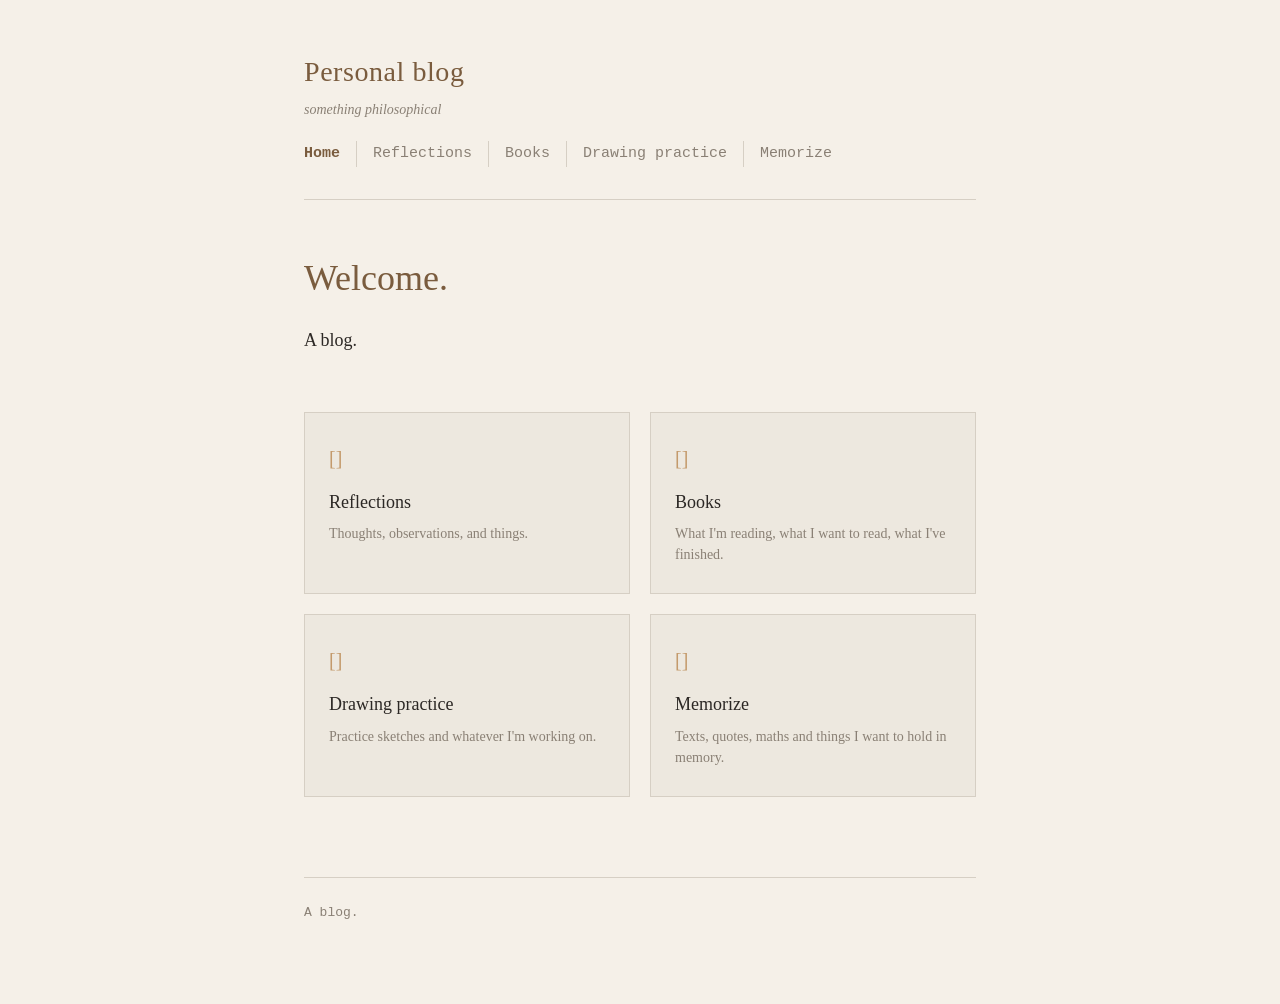
<file: index.html>
<!DOCTYPE html>
<html lang="en">
<head>
  <meta charset="UTF-8">
  <meta name="viewport" content="width=device-width, initial-scale=1.0">
  <title>My Corner — Home</title>
  <link rel="stylesheet" href="style.css">
</head>
<body>

  <header>
    <div class="site-title">
      <h1>Personal blog</h1>
      <p class="tagline">something philosophical</p>
    </div>
    <nav>
      <a href="index.html" class="active">Home</a>
      <a href="reflections.html">Reflections</a>
      <a href="books.html">Books</a>
      <a href="drawings.html">Drawing practice</a>
      <a href="memorize.html">Memorize</a>
    </nav>
  </header>

  <main>
    <section class="hero">
      <h2>Welcome.</h2>
      <p>
        A blog.
      </p>
    </section>

    <section class="cards">

      <a href="reflections.html" class="card">
        <span class="card-icon">[]</span>
        <h3>Reflections</h3>
        <p>Thoughts, observations, and things.</p>
      </a>

      <a href="books.html" class="card">
        <span class="card-icon">[]</span>
        <h3>Books</h3>
        <p>What I'm reading, what I want to read, what I've finished.</p>
      </a>

      <a href="drawings.html" class="card">
        <span class="card-icon">[]</span>
        <h3>Drawing practice</h3>
        <p>Practice sketches and whatever I'm working on.</p>
      </a>

      <a href="memorize.html" class="card">
        <span class="card-icon">[]</span>
        <h3>Memorize</h3>
        <p>Texts, quotes, maths and things I want to hold in memory.</p>
      </a>

    </section>
  </main>

  <footer>
    <p>A blog.</p>
  </footer>

</body>
</html>
</file>
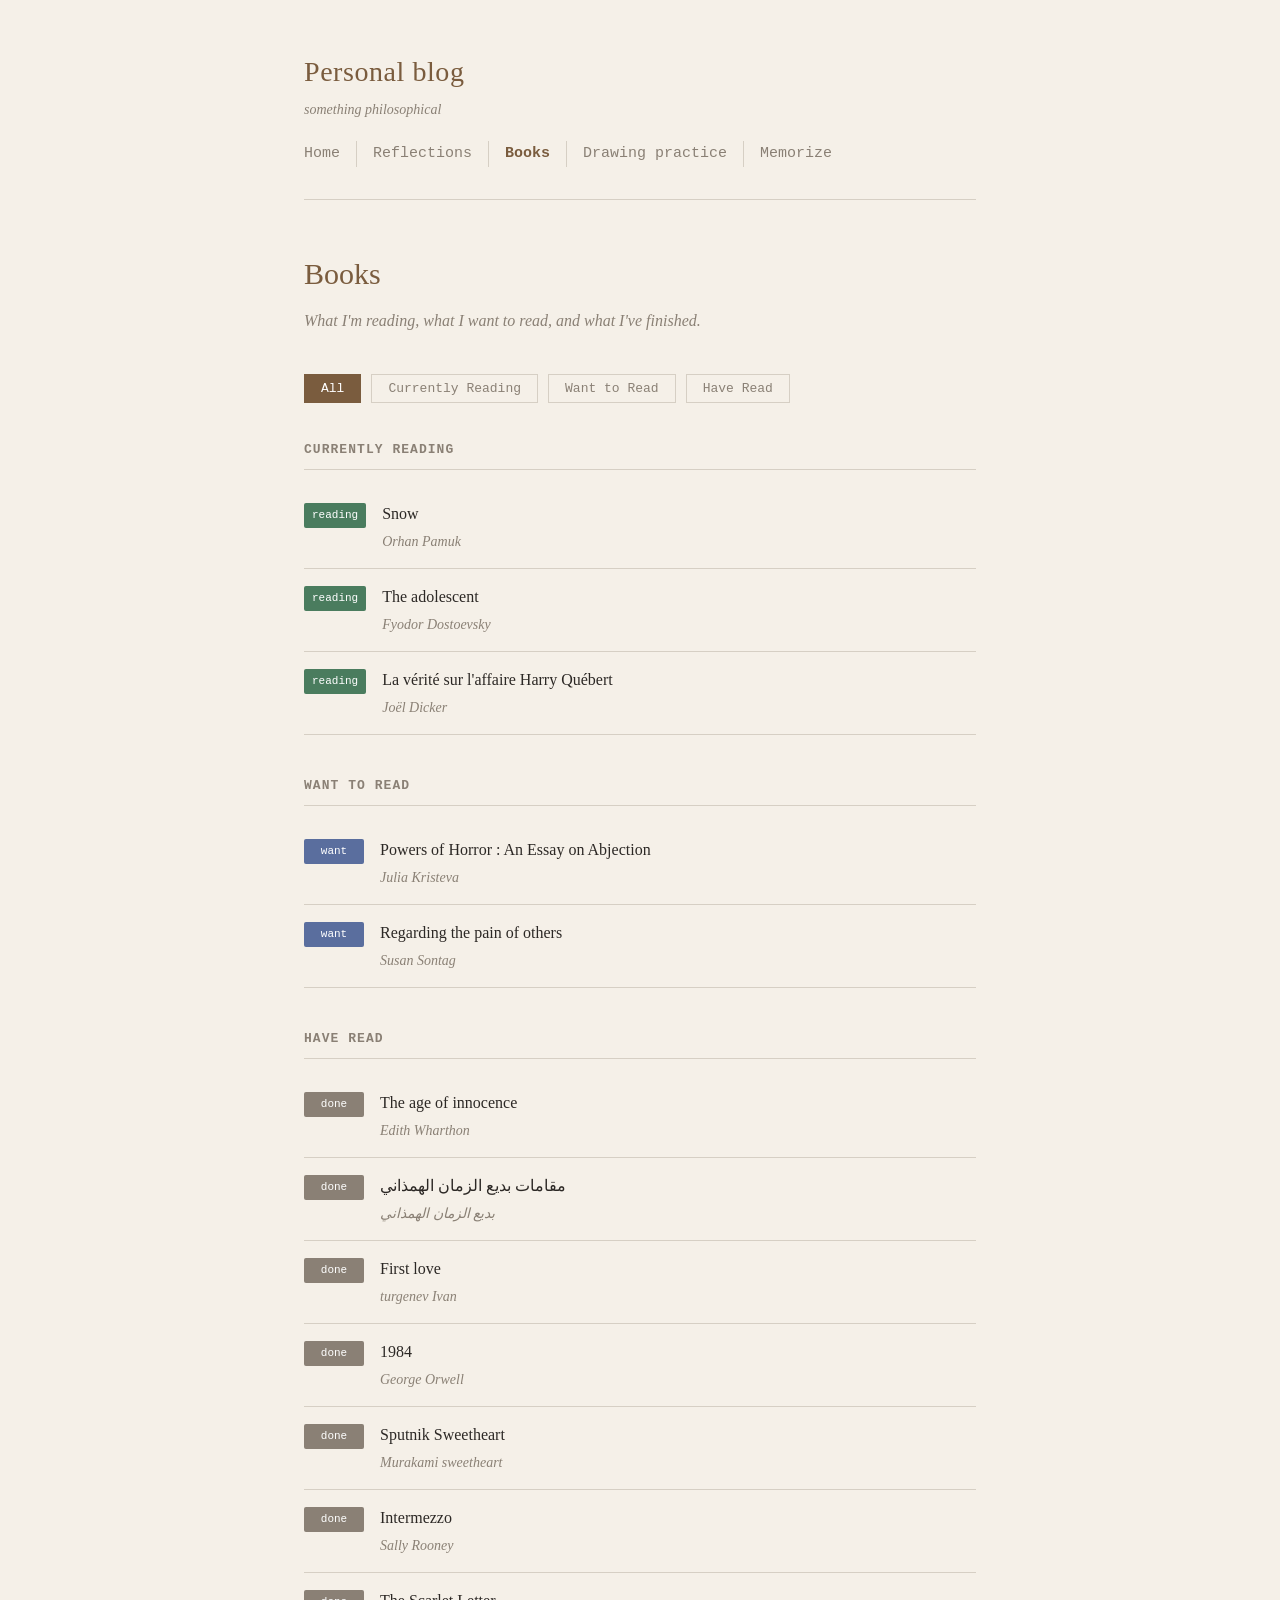
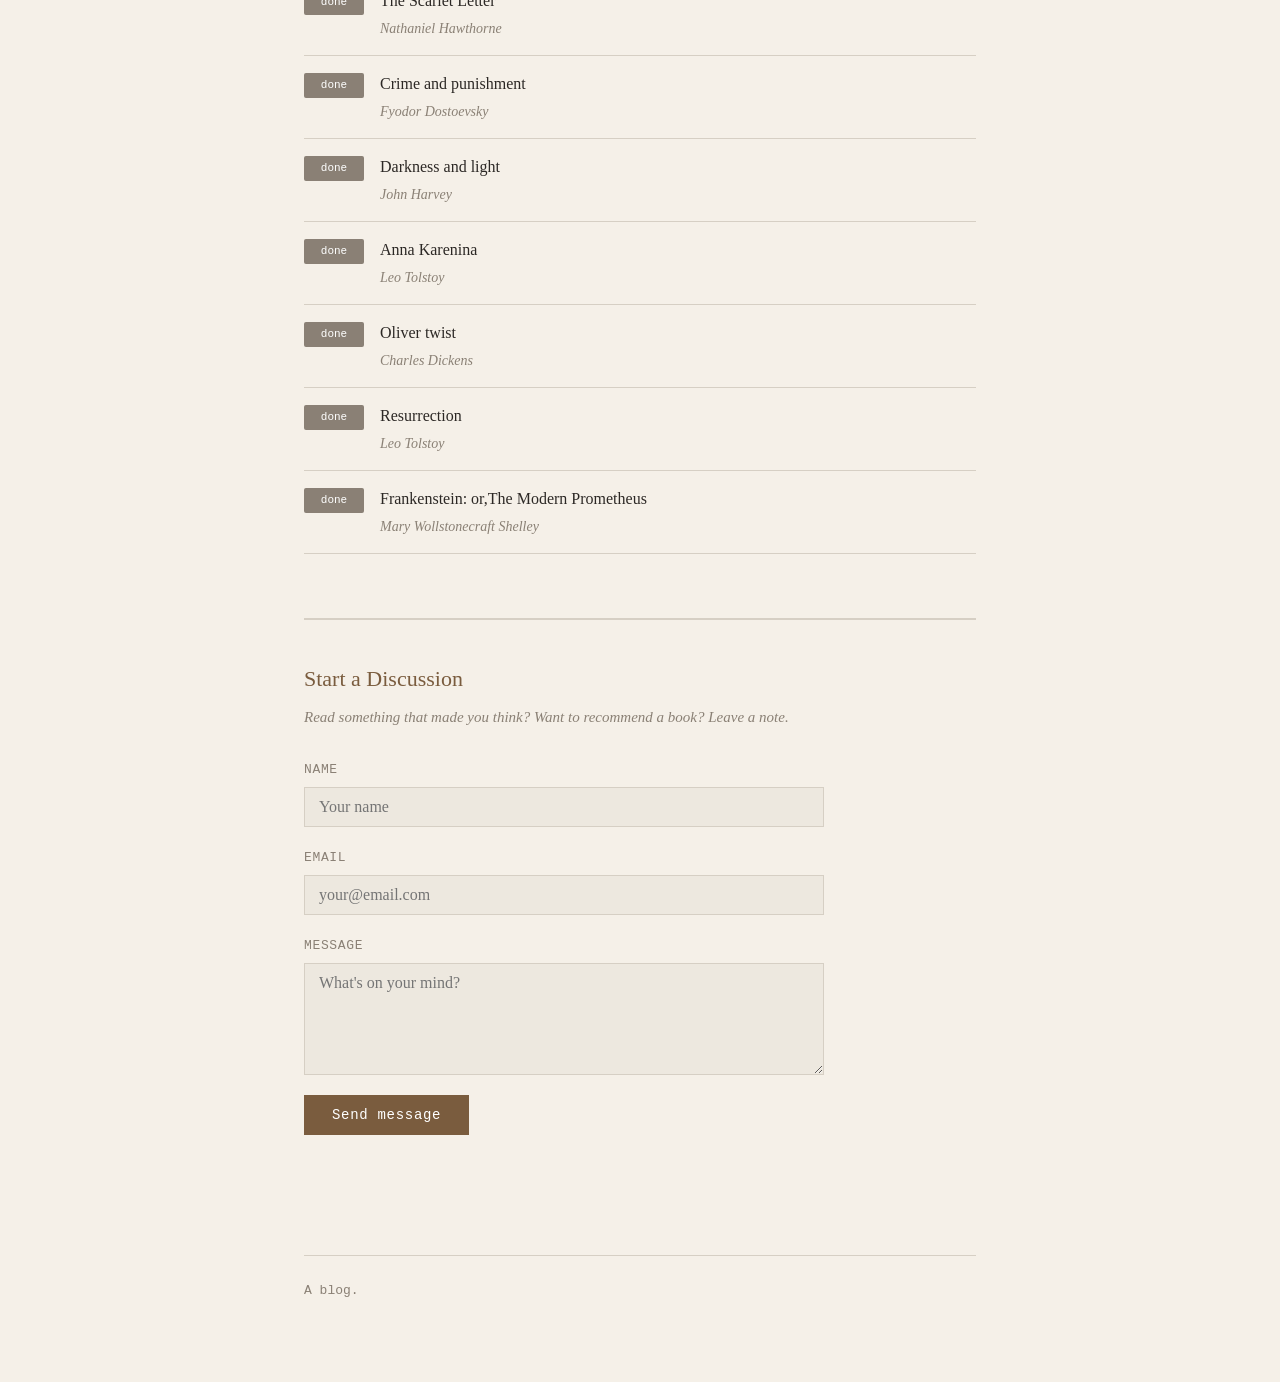
<file: books.html>
<!DOCTYPE html>
<html lang="en">
<head>
  <meta charset="UTF-8">
  <meta name="viewport" content="width=device-width, initial-scale=1.0">
  <title>My Corner — Books</title>
  <link rel="stylesheet" href="style.css">
</head>
<body>

  <header>
    <div class="site-title">
      <h1>Personal blog</h1>
      <p class="tagline">something philosophical </p>
    </div>
    <nav>
      <a href="index.html">Home</a>
      <a href="reflections.html">Reflections</a>
      <a href="books.html" class="active">Books</a>
      <a href="drawings.html">Drawing practice</a>
      <a href="memorize.html">Memorize</a>
    </nav>
  </header>

  <main>
    <div class="page-heading">
      <h2>Books</h2>
      <p>What I'm reading, what I want to read, and what I've finished.</p>
    </div>

       <div class="filter-bar">
      <button class="filter-btn active" data-filter="all">All</button>
      <button class="filter-btn" data-filter="reading">Currently Reading</button>
      <button class="filter-btn" data-filter="want">Want to Read</button>
      <button class="filter-btn" data-filter="done">Have Read</button>
    </div>

       <section class="shelf" data-shelf="reading">
      <h3 class="shelf-label">Currently Reading</h3>

      <div class="book-item" data-status="reading">
        <span class="book-status reading">reading</span>
        <div class="book-info">
          <strong>Snow </strong>
          <span class="book-author">Orhan Pamuk</span>
        </div>
      </div>

      <div class="book-item" data-status="reading">
        <span class="book-status reading">reading</span>
        <div class="book-info">
          <strong>The adolescent</strong>
          <span class="book-author">Fyodor Dostoevsky</span>
        </div>
      </div>

      <div class="book-item" data-status="reading">
        <span class="book-status reading">reading</span>
        <div class="book-info">
            <strong>La vérité sur l'affaire Harry Québert</strong>
          <span class="book-author">Joël Dicker</span>
        </div>
      </div>


    </section>

    <section class="shelf" data-shelf="want">
      <h3 class="shelf-label">Want to Read</h3>

      <div class="book-item" data-status="want">
        <span class="book-status want">want</span>
        <div class="book-info">
          <strong>Powers of Horror : An Essay on Abjection</strong>
          <span class="book-author">Julia Kristeva</span>
        </div>
      </div>

      <div class="book-item" data-status="want">
        <span class="book-status want">want</span>
        <div class="book-info">
          <strong>Regarding the pain of others</strong>
          <span class="book-author">Susan Sontag</span>
        </div>
      </div>

    </section>

    <section class="shelf" data-shelf="done">
      <h3 class="shelf-label">Have Read</h3>

      <div class="book-item" data-status="done">
        <span class="book-status done">done</span>
        <div class="book-info">
          <strong>The age of innocence</strong>
          <span class="book-author">Edith Wharthon</span>
        </div>
      </div>

      <div class="book-item" data-status="done">
        <span class="book-status done">done</span>
        <div class="book-info">
          <strong>مقامات بديع الزمان الهمذاني</strong>
          <span class="book-author">بديع الزمان الهمذاني</span>
        </div>
      </div>


      <div class="book-item" data-status="done">
        <span class="book-status done">done</span>
        <div class="book-info">
          <strong>First love</strong>
          <span class="book-author">turgenev Ivan</span>
        </div>
      </div>


      <div class="book-item" data-status="done">
        <span class="book-status done">done</span>
        <div class="book-info">
          <strong>1984</strong>
          <span class="book-author">George Orwell</span>
        </div>
      </div>


      <div class="book-item" data-status="done">
        <span class="book-status done">done</span>
        <div class="book-info">
          <strong>Sputnik Sweetheart</strong>
          <span class="book-author">Murakami sweetheart</span>
        </div>
      </div>


      <div class="book-item" data-status="done">
        <span class="book-status done">done</span>
        <div class="book-info">
          <strong>Intermezzo</strong>
          <span class="book-author">Sally Rooney</span>
        </div>
      </div>


      <div class="book-item" data-status="done">
        <span class="book-status done">done</span>
        <div class="book-info">
          <strong>The Scarlet Letter</strong>
          <span class="book-author">Nathaniel Hawthorne</span>
        </div>
      </div>


      <div class="book-item" data-status="done">
        <span class="book-status done">done</span>
        <div class="book-info">
          <strong>Crime and punishment</strong>
          <span class="book-author">Fyodor Dostoevsky</span>
        </div>
      </div>


      <div class="book-item" data-status="done">
        <span class="book-status done">done</span>
        <div class="book-info">
          <strong>Darkness and light</strong>
          <span class="book-author">John Harvey</span>
        </div>
      </div>

      <div class="book-item" data-status="done">
        <span class="book-status done">done</span>
        <div class="book-info">
          <strong>Anna Karenina</strong>
          <span class="book-author">Leo Tolstoy</span>
        </div>
      </div>


      <div class="book-item" data-status="done">
        <span class="book-status done">done</span>
        <div class="book-info">
          <strong>Oliver twist</strong>
          <span class="book-author">Charles Dickens</span>
        </div>
      </div>


      <div class="book-item" data-status="done">
        <span class="book-status done">done</span>
        <div class="book-info">
          <strong>Resurrection</strong>
          <span class="book-author">Leo Tolstoy</span>
        </div>
      </div>


      <div class="book-item" data-status="done">
        <span class="book-status done">done</span>
        <div class="book-info">
          <strong>Frankenstein: or,The Modern Prometheus</strong>
          <span class="book-author">Mary Wollstonecraft Shelley</span>
        </div>
      </div>

    </section>


    <section class="contact-section">
      <h3>Start a Discussion</h3>
      <p>Read something that made you think? Want to recommend a book? Leave a note.</p>

      <div class="form-wrap">

        <div class="form-group">
          <label for="name">Name</label>
          <input type="text" id="name" placeholder="Your name">
        </div>

        <div class="form-group">
          <label for="email">Email</label>
          <input type="email" id="email" placeholder="your@email.com">
        </div>

        <div class="form-group">
          <label for="message">Message</label>
          <textarea id="message" rows="5" placeholder="What's on your mind?"></textarea>
        </div>

        <button id="send-btn">Send message</button>

        <p id="form-feedback" class="form-feedback"></p>

      </div>
    </section>

  </main>

  <footer>
    <p>A blog.</p>
  </footer>

  <script src="books.js"></script>

</body>
</html>
</file>
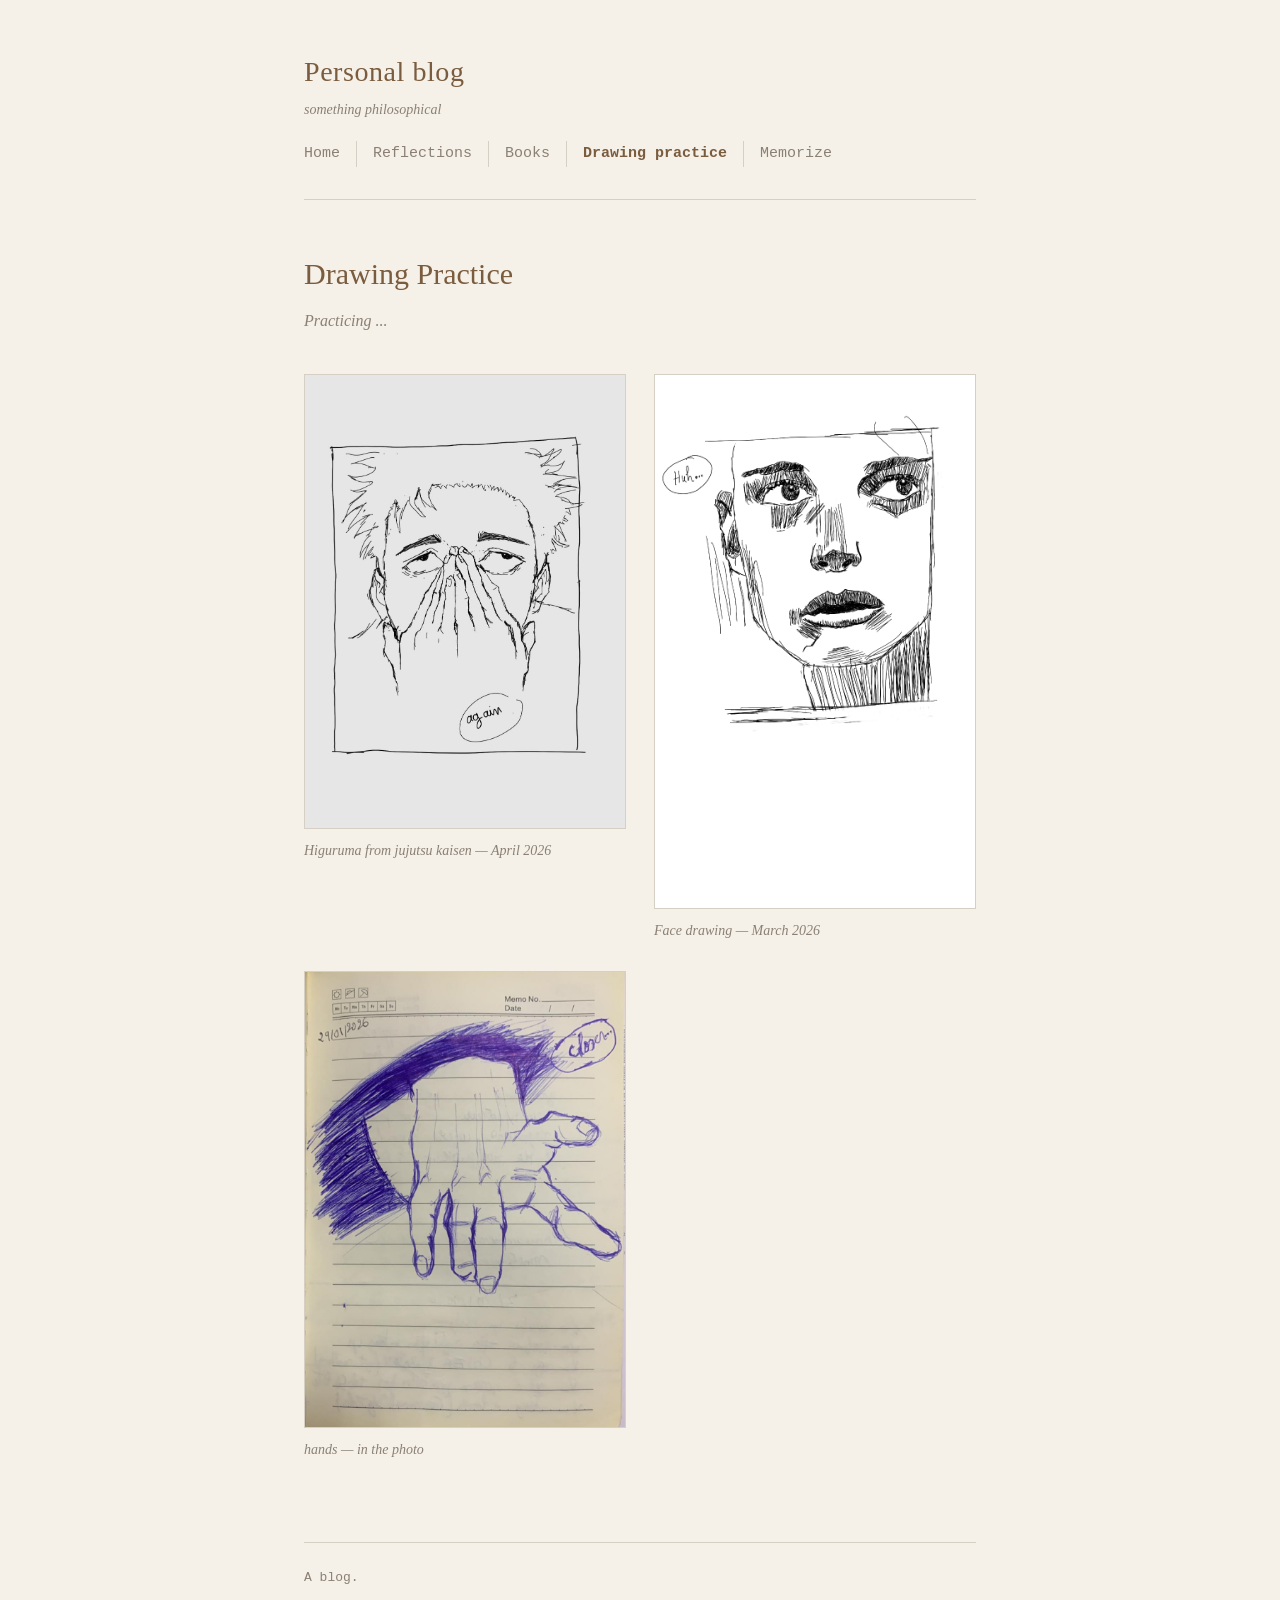
<file: drawings.html>
<!DOCTYPE html>
<html lang="en">
<head>
  <meta charset="UTF-8">
  <meta name="viewport" content="width=device-width, initial-scale=1.0">
  <title>My Corner — Drawings</title>
  <link rel="stylesheet" href="style.css">
</head>
<body>

  <header>
    <div class="site-title">
      <h1>Personal blog</h1>
      <p class="tagline">something philosophical </p>
    </div>
    <nav>
      <a href="index.html">Home</a>
      <a href="reflections.html">Reflections</a>
      <a href="books.html">Books</a>
      <a href="drawings.html" class="active">Drawing practice</a>
      <a href="memorize.html">Memorize</a>
    </nav>
  </header>

  <main>
    <div class="page-heading">
      <h2>Drawing Practice</h2>
      <p>Practicing ...</p>
    </div>
    <div class="drawing-grid">

      <figure class="drawing-item">
        <img src="images/higuruma.jpeg" alt="Still life practice — April 2026">
        <figcaption>Higuruma from jujutsu kaisen &mdash; April 2026</figcaption>
      </figure>

      <figure class="drawing-item">
        <img src="images/pract.jpeg" alt="Still life practice — April 2026">
        <figcaption>Face drawing &mdash; March 2026</figcaption>
      </figure>

      <figure class="drawing-item">
        <img src="images/ahand.jpeg" alt="Still life practice — April 2026">
        <figcaption>hands &mdash; in the photo</figcaption>
      </figure>

    </div>


  </main>

  <footer>
    <p>A blog.</p>
  </footer>

</body>
</html>
</file>
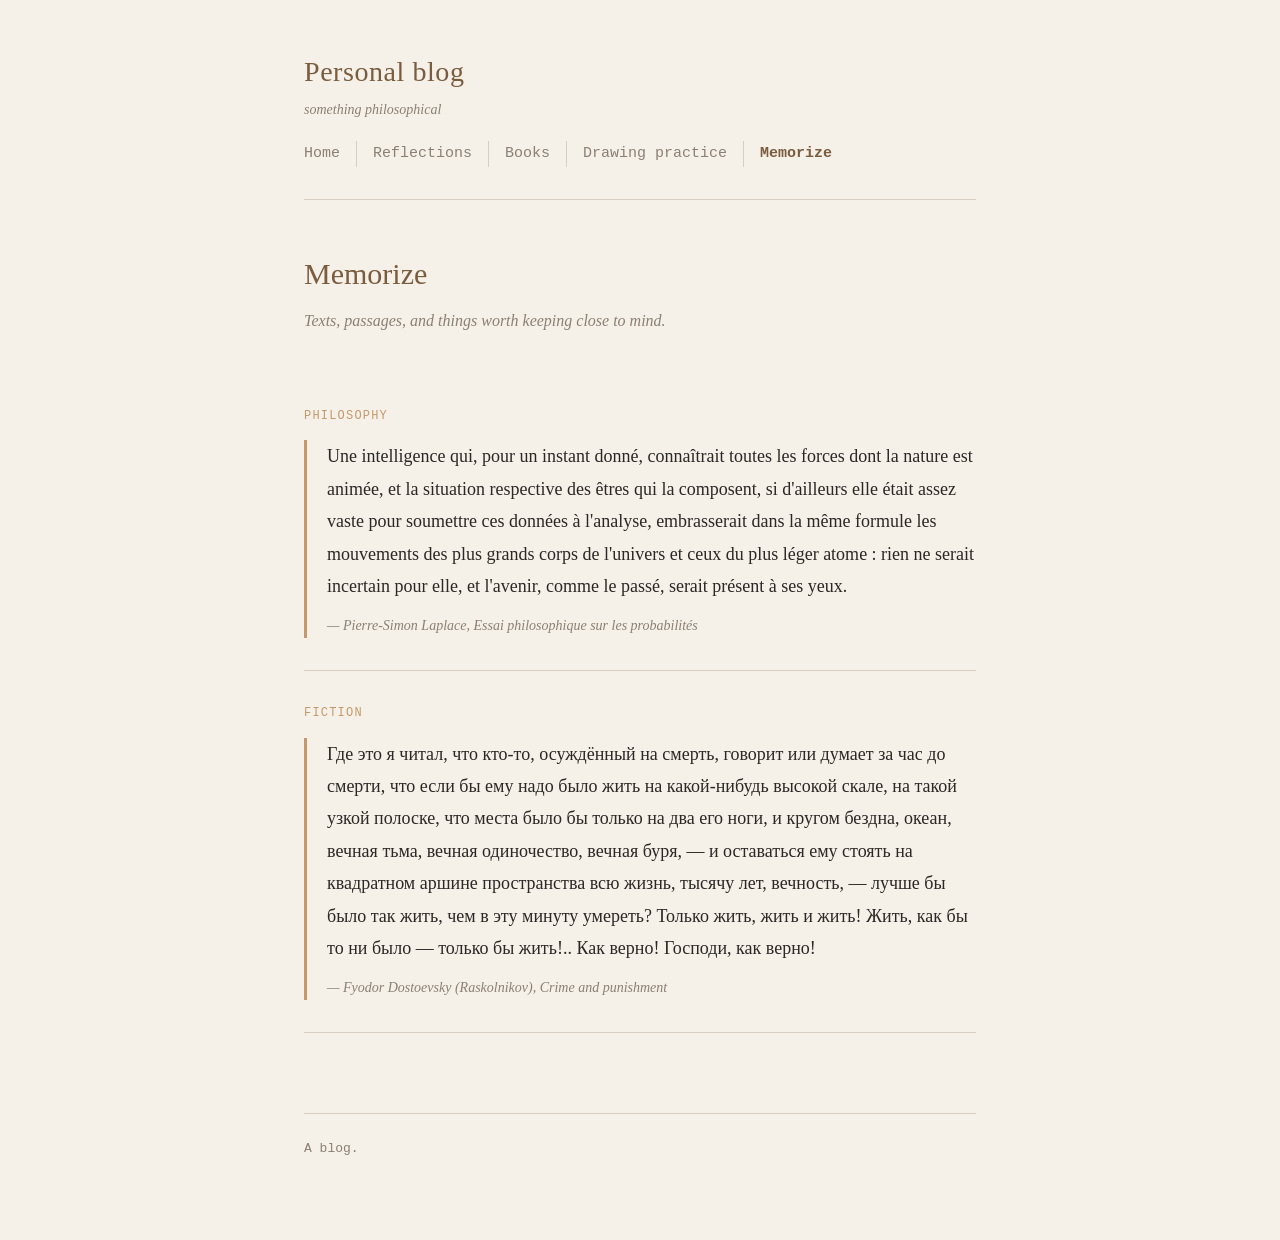
<file: memorize.html>
<!DOCTYPE html>
<html lang="en">
<head>
  <meta charset="UTF-8">
  <meta name="viewport" content="width=device-width, initial-scale=1.0">
  <title>My Corner — Memorize</title>
  <link rel="stylesheet" href="style.css">
</head>
<body>

  <header>
    <div class="site-title">
      <h1>Personal blog</h1>
      <p class="tagline">something philosophical </p>
    </div>
    <nav>
      <a href="index.html">Home</a>
      <a href="reflections.html">Reflections</a>
      <a href="books.html">Books</a>
      <a href="drawings.html">Drawing practice</a>
      <a href="memorize.html" class="active">Memorize</a>
    </nav>
  </header>

  <main>
    <div class="page-heading">
      <h2>Memorize</h2>
      <p>Texts, passages, and things worth keeping close to mind.</p>
    </div>

    <!-- Each .memory-item is one thing to memorize.
         Duplicate the block to add more. -->

    <div class="memory-item">
      <div class="memory-label">PHILOSOPHY</div>
      <blockquote>
        <p>
          Une intelligence qui, pour un instant donné, connaîtrait toutes les forces dont la nature est animée, et la situation respective des êtres qui la composent, si d'ailleurs elle était assez vaste pour soumettre ces données à l'analyse, embrasserait dans la même formule les mouvements des plus grands corps de l'univers et ceux du plus léger atome : rien ne serait incertain pour elle, et l'avenir, comme le passé, serait présent à ses yeux. 
        </p>
        <cite>— Pierre-Simon Laplace, Essai philosophique sur les probabilités </cite>
      </blockquote>
    </div>

    <div class="memory-item">
      <div class="memory-label">Fiction</div>
      <blockquote>
        <p>
Где это я читал, что кто-то, осуждённый на смерть, говорит или думает за час до смерти, что если бы ему надо было жить на какой-нибудь высокой скале, на такой узкой полоске, что места было бы только на два его ноги, и кругом бездна, океан, вечная тьма, вечная одиночество, вечная буря, — и оставаться ему стоять на квадратном аршине пространства всю жизнь, тысячу лет, вечность, — лучше бы было так жить, чем в эту минуту умереть? Только жить, жить и жить! Жить, как бы то ни было — только бы жить!.. Как верно! Господи, как верно!
        </p>
        <cite>— Fyodor Dostoevsky (Raskolnikov), Crime and punishment</cite>
      </blockquote>
    </div>

    <!-- Add more memory items here -->

  </main>

  <footer>
    <p>A blog.</p>
  </footer>

</body>
</html>
</file>
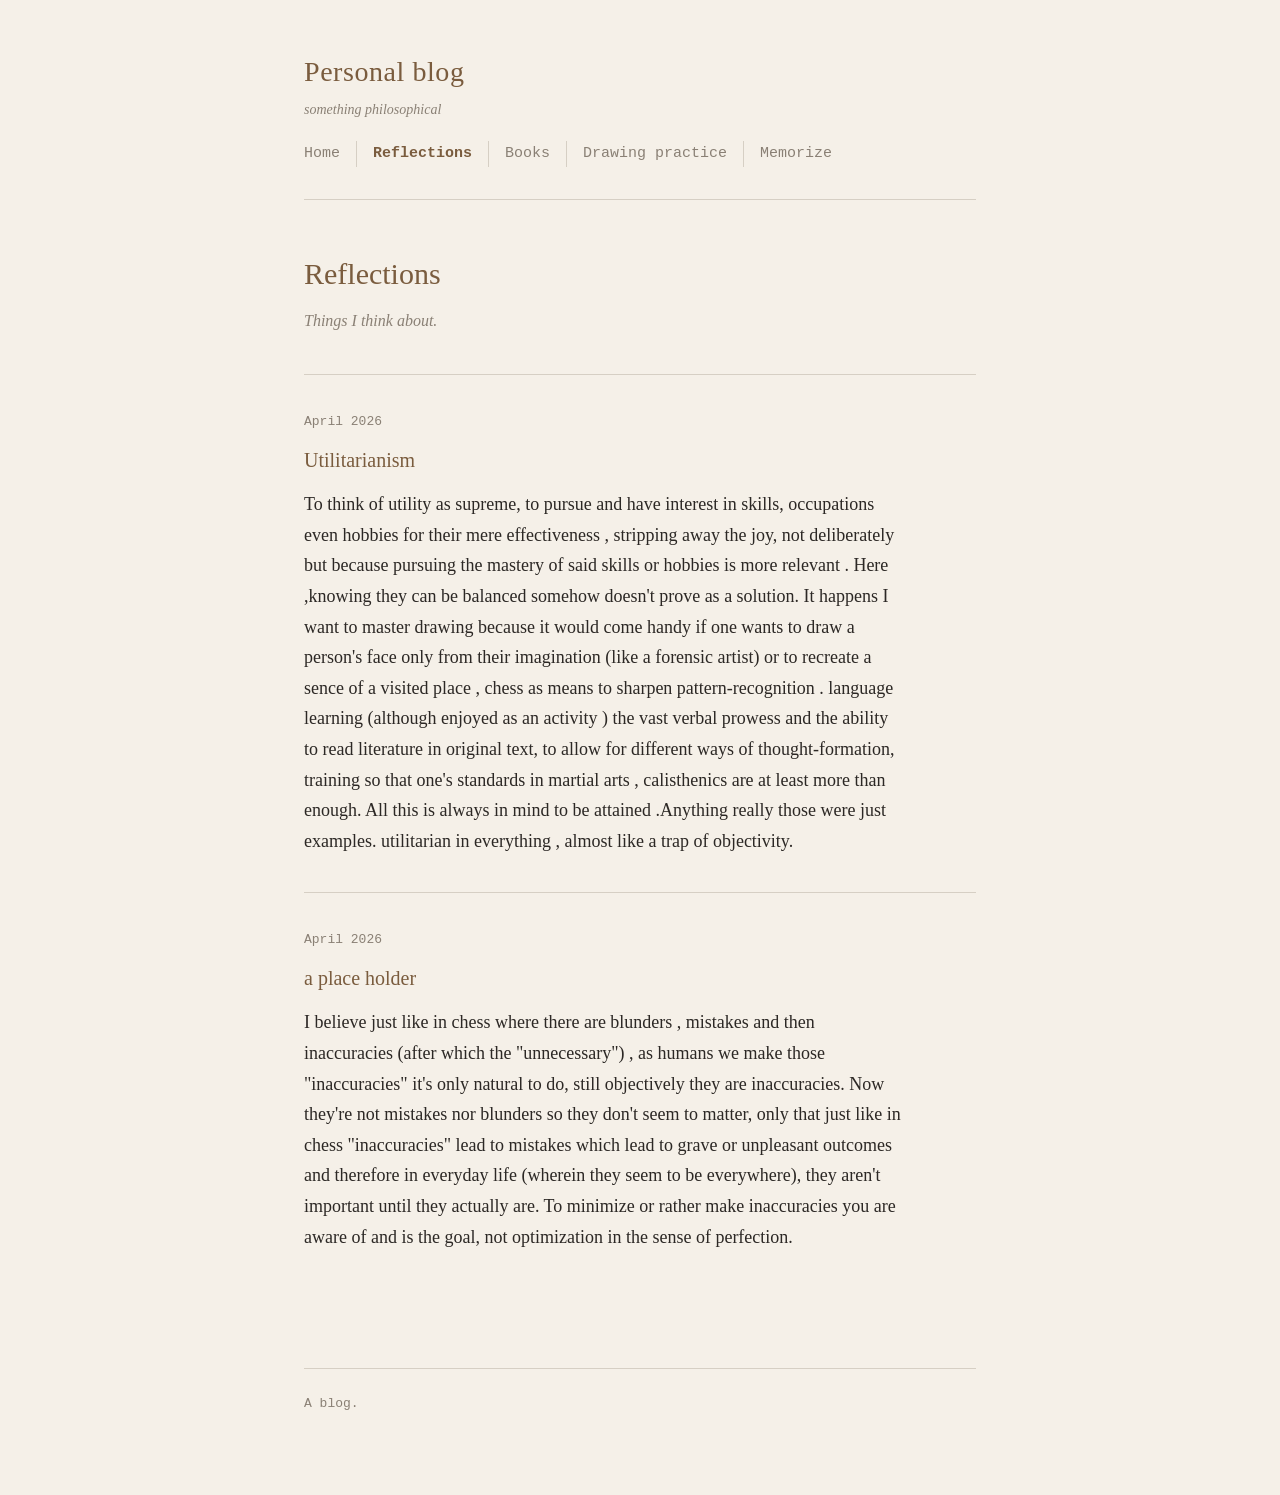
<file: reflections.html>
<!DOCTYPE html>
<html lang="en">
<head>
  <meta charset="UTF-8">
  <meta name="viewport" content="width=device-width, initial-scale=1.0">
  <title>My Corner — Reflections</title>
  <link rel="stylesheet" href="style.css">
</head>
<body>

  <header>
    <div class="site-title">
      <h1>Personal blog</h1>
      <p class="tagline">something philosophical </p>
    </div>
    <nav>
      <a href="index.html">Home</a>
      <a href="reflections.html" class="active">Reflections</a>
      <a href="books.html">Books</a>
      <a href="drawings.html">Drawing practice</a>
      <a href="memorize.html">Memorize</a>
    </nav>
  </header>

  <main>
    <div class="page-heading">
      <h2>Reflections</h2>
      <p>Things I think about.</p>
    </div>


    <article class="entry">
      <div class="entry-meta">
        <time>April 2026</time>
      </div>
      <h3>Utilitarianism</h3>
      <p>
        To think of utility as supreme, to pursue and have interest in skills, occupations even hobbies for their mere effectiveness , stripping away the joy, not deliberately but because pursuing the mastery of said skills or hobbies is more relevant . Here ,knowing they can be balanced somehow doesn't prove as a solution. It happens I want to master drawing because it would come handy if one wants to draw a person's face only from their imagination (like a forensic artist) or to recreate a sence of a visited place , chess as means to sharpen pattern-recognition . language learning (although enjoyed as an activity ) the vast verbal prowess and the ability to read literature in original text, to allow for different ways of thought-formation, training so that one's standards in martial arts , calisthenics are at least more than enough. All this is always in mind to be attained .Anything really those were just examples. utilitarian in everything , almost like a trap of objectivity.
      </p>
    </article>

    <article class="entry">
      <div class="entry-meta">
        <time>April 2026</time>
      </div>
      <h3>a place holder</h3>
      <p>
        I believe just like in chess where there are blunders , mistakes and then inaccuracies (after which the "unnecessary") , as humans we make those "inaccuracies" it's only natural to do, still objectively they are inaccuracies. Now they're not mistakes nor blunders so they don't seem to matter, only that just like in chess "inaccuracies" lead to mistakes which lead to grave or unpleasant outcomes and therefore in everyday life (wherein they seem to be everywhere), they aren't important until they actually are. To minimize or rather make inaccuracies you are aware of and is the goal, not optimization in the sense of perfection.
      </p>
    </article>

   
  </main>

  <footer>
    <p>A blog.</p>
  </footer>

</body>
</html>
</file>
<file: style.css>
:root {
  --bg:        #f5f0e8;
  --surface:   #ede8df;
  --text:      #2c2825;
  --muted:     #8a8075;
  --accent:    #7a5c3e;
  --accent2:   #c49a6c;
  --border:    #d6cfc4;
  --reading:   #4a7c5e;
  --want:      #5a6e9e;
  --done:      #8a8075;
}

*, *::before, *::after {
  box-sizing: border-box;
  margin: 0;
  padding: 0;
}

body {
  background-color: var(--bg);
  color: var(--text);
  font-family: Georgia, "Times New Roman", serif;
  font-size: 18px;
  line-height: 1.7;
  max-width: 720px;
  margin: 0 auto;
  padding: 0 24px 80px;
}

header {
  padding: 48px 0 32px;
  border-bottom: 1px solid var(--border);
  margin-bottom: 48px;
}

.site-title h1 {
  font-size: 28px;
  font-weight: normal;
  letter-spacing: 0.02em;
  color: var(--accent);
}

.tagline {
  font-size: 14px;
  color: var(--muted);
  font-style: italic;
  margin-top: 2px;
}

nav {
  margin-top: 20px;
  display: flex;
  flex-wrap: wrap;
  gap: 6px 0;
}

nav a {
  color: var(--muted);
  text-decoration: none;
  font-size: 15px;
  font-family: "Courier New", monospace;
  padding: 0 16px 0 0;
  border-right: 1px solid var(--border);
  margin-right: 16px;
  transition: color 0.2s;
}

nav a:last-child {
  border-right: none;
}

nav a:hover {
  color: var(--accent);
}

nav a.active {
  color: var(--accent);
  font-weight: bold;
}

.page-heading {
  margin-bottom: 40px;
}

.page-heading h2 {
  font-size: 30px;
  font-weight: normal;
  color: var(--accent);
  margin-bottom: 8px;
}

.page-heading p {
  color: var(--muted);
  font-size: 16px;
  font-style: italic;
}

.hero {
  margin-bottom: 56px;
}

.hero h2 {
  font-size: 36px;
  font-weight: normal;
  color: var(--accent);
  margin-bottom: 16px;
}

.hero p {
  font-size: 18px;
  color: var(--text);
  max-width: 580px;
}

.cards {
  display: grid;
  grid-template-columns: 1fr 1fr;
  gap: 20px;
}

.card {
  display: block;
  background: var(--surface);
  border: 1px solid var(--border);
  padding: 28px 24px;
  text-decoration: none;
  color: var(--text);
  transition: border-color 0.2s;
}

.card:hover {
  border-color: var(--accent2);
}

.card-icon {
  font-size: 20px;
  color: var(--accent2);
  display: block;
  margin-bottom: 12px;
}

.card h3 {
  font-size: 18px;
  font-weight: normal;
  margin-bottom: 6px;
}

.card p {
  font-size: 14px;
  color: var(--muted);
  line-height: 1.5;
}

/*
    partie reflections
*/

.entry {
  border-top: 1px solid var(--border);
  padding: 36px 0;
}

.entry-meta time {
  font-family: "Courier New", monospace;
  font-size: 13px;
  color: var(--muted);
  display: block;
  margin-bottom: 10px;
}

.entry h3 {
  font-size: 20px;
  font-weight: normal;
  color: var(--accent);
  margin-bottom: 12px;
}

.entry p {
  color: var(--text);
  max-width: 600px;
}

/*   partie livres
*/

.filter-bar {
  margin-bottom: 36px;
  display: flex;
  gap: 10px;
  flex-wrap: wrap;
}

.filter-btn {
  background: none;
  border: 1px solid var(--border);
  color: var(--muted);
  font-family: "Courier New", monospace;
  font-size: 13px;
  padding: 6px 16px;
  cursor: pointer;
  transition: all 0.2s;
}

.filter-btn:hover {
  border-color: var(--accent);
  color: var(--accent);
}

.filter-btn.active {
  background: var(--accent);
  border-color: var(--accent);
  color: #fff;
}

.shelf {
  margin-bottom: 40px;
}

.shelf-label {
  font-size: 13px;
  font-family: "Courier New", monospace;
  color: var(--muted);
  text-transform: uppercase;
  letter-spacing: 0.08em;
  margin-bottom: 16px;
  padding-bottom: 8px;
  border-bottom: 1px solid var(--border);
}

.book-item {
  display: flex;
  align-items: flex-start;
  gap: 16px;
  padding: 14px 0;
  border-bottom: 1px solid var(--border);
}

.book-status {
  font-family: "Courier New", monospace;
  font-size: 11px;
  padding: 3px 8px;
  border-radius: 2px;
  min-width: 60px;
  text-align: center;
  margin-top: 3px;
}

.book-status.reading {
  background: var(--reading);
  color: #fff;
}

.book-status.want {
  background: var(--want);
  color: #fff;
}

.book-status.done {
  background: var(--done);
  color: #fff;
}

.book-info {
  display: flex;
  flex-direction: column;
  gap: 3px;
}

.book-info strong {
  font-size: 16px;
  font-weight: normal;
  color: var(--text);
}

.book-author {
  font-size: 14px;
  color: var(--muted);
  font-style: italic;
}


.shelf.hidden {
  display: none;
}

/* partie discussion  */
.contact-section {
  margin-top: 64px;
  padding-top: 40px;
  border-top: 2px solid var(--border);
}

.contact-section h3 {
  font-size: 22px;
  font-weight: normal;
  color: var(--accent);
  margin-bottom: 8px;
}

.contact-section > p {
  color: var(--muted);
  font-size: 15px;
  font-style: italic;
  margin-bottom: 28px;
}

.form-wrap {
  display: flex;
  flex-direction: column;
  gap: 20px;
  max-width: 520px;
}

.form-group {
  display: flex;
  flex-direction: column;
  gap: 6px;
}

.form-group label {
  font-family: "Courier New", monospace;
  font-size: 13px;
  color: var(--muted);
  text-transform: uppercase;
  letter-spacing: 0.05em;
}

.form-group input,
.form-group textarea {
  background: var(--surface);
  border: 1px solid var(--border);
  color: var(--text);
  font-family: Georgia, serif;
  font-size: 16px;
  padding: 10px 14px;
  width: 100%;
  outline: none;
  transition: border-color 0.2s;
}

.form-group input:focus,
.form-group textarea:focus {
  border-color: var(--accent);
}

.form-group textarea {
  resize: vertical;
}

#send-btn {
  background: var(--accent);
  color: #fff;
  border: none;
  font-family: "Courier New", monospace;
  font-size: 14px;
  padding: 12px 28px;
  cursor: pointer;
  align-self: flex-start;
  letter-spacing: 0.05em;
  transition: background 0.2s;
}

#send-btn:hover {
  background: var(--accent2);
}

.form-feedback {
  font-size: 14px;
  font-style: italic;
  color: var(--reading);
  min-height: 20px;
}

/*
  partie drawing practice
*/

.drawing-grid {
  display: grid;
  grid-template-columns: 1fr 1fr;
  gap: 28px;
  margin-bottom: 32px;
}

.drawing-item {
  display: flex;
  flex-direction: column;
  gap: 10px;
}

.drawing-placeholder {
  background: var(--surface);
  border: 1px dashed var(--border);
  height: 200px;
  display: flex;
  align-items: center;
  justify-content: center;
  color: var(--muted);
  font-family: "Courier New", monospace;
  font-size: 13px;
}

.drawing-item img {
  width: 100%;
  display: block;
  border: 1px solid var(--border);
}

.drawing-item figcaption {
  font-size: 14px;
  color: var(--muted);
  font-style: italic;
}

.note {
  font-size: 14px;
  color: var(--muted);
  font-style: italic;
  border-left: 3px solid var(--border);
  padding-left: 16px;
  margin-top: 16px;
}

.note code {
  font-family: "Courier New", monospace;
  background: var(--surface);
  padding: 1px 5px;
  font-style: normal;
}

/*    
 partie memorize
*/

.memory-item {
  padding: 32px 0;
  border-bottom: 1px solid var(--border);
}

.memory-label {
  font-family: "Courier New", monospace;
  font-size: 12px;
  color: var(--accent2);
  text-transform: uppercase;
  letter-spacing: 0.1em;
  margin-bottom: 14px;
}

.memory-item blockquote {
  border-left: 3px solid var(--accent2);
  padding-left: 20px;
}

.memory-item blockquote p {
  font-size: 18px;
  line-height: 1.8;
  color: var(--text);
}

.memory-item blockquote cite {
  display: block;
  margin-top: 12px;
  font-size: 14px;
  color: var(--muted);
  font-style: italic;
}

/*    FOOTER
*/

footer {
  margin-top: 80px;
  padding-top: 24px;
  border-top: 1px solid var(--border);
  font-size: 13px;
  color: var(--muted);
  font-family: "Courier New", monospace;
}

/* 
   partie responsive
    */

@media (max-width: 520px) {
  .cards {
    grid-template-columns: 1fr;
  }

  .drawing-grid {
    grid-template-columns: 1fr;
  }

  nav a {
    font-size: 13px;
    padding-right: 10px;
    margin-right: 10px;
  }
}
</file>
